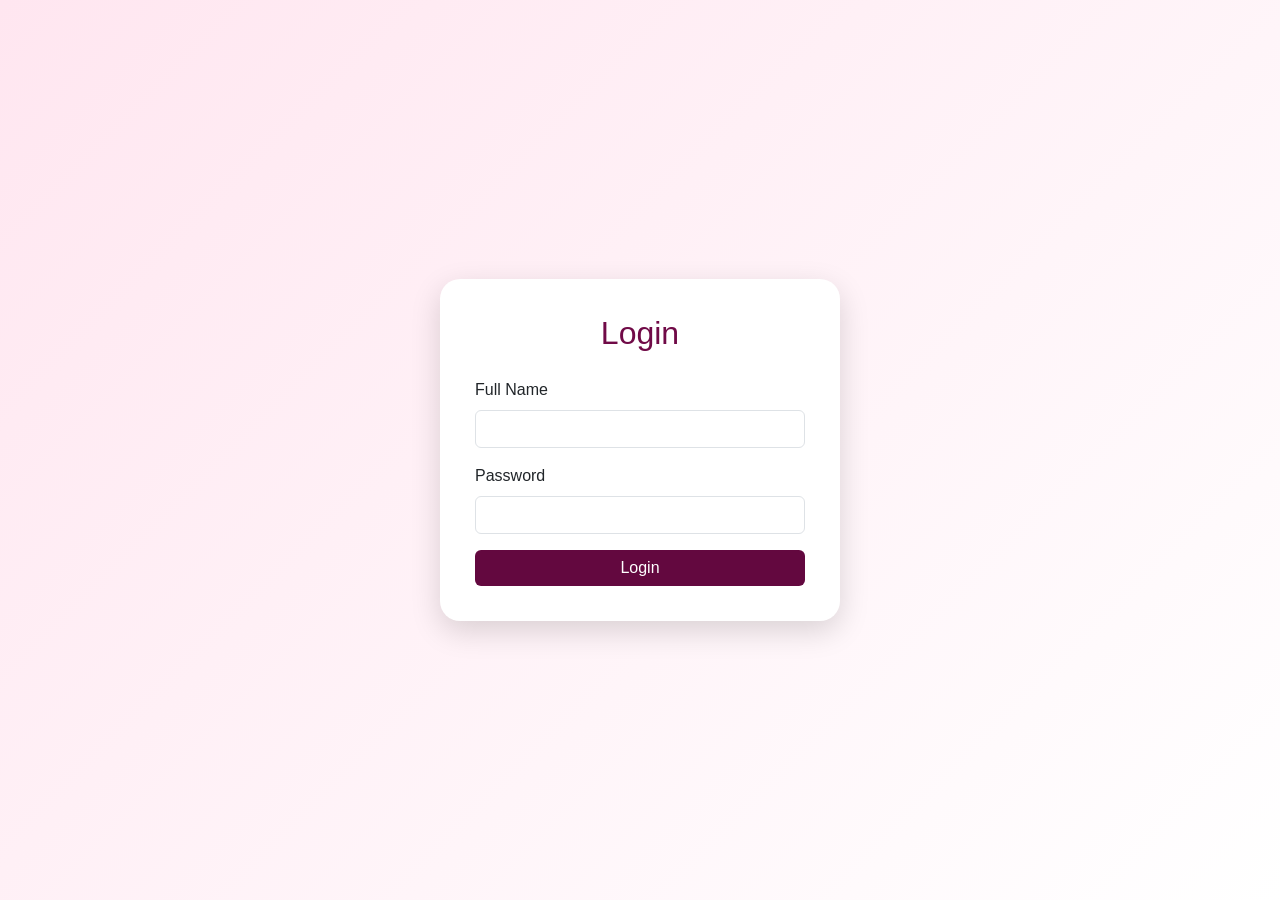
<file: login.html>
<!DOCTYPE html>
<html lang="en">
<head>
    <meta charset="UTF-8">
    <meta name="viewport" content="width=device-width, initial-scale=1.0">
    <title>Glossify | login</title>

    <link href="https://cdn.jsdelivr.net/npm/bootstrap@5.3.8/dist/css/bootstrap.min.css" rel="stylesheet">

    <style>
        *{
            margin:0;
            padding:0;
            box-sizing:border-box;
        }

        body{
            background:linear-gradient(135deg,#ffe6f0,#fff);
            min-height:100vh;
            display:flex;
            justify-content:center;
            align-items:center;
            font-family:Arial, sans-serif;
        }
        

        .signup-box{
            width:400px;
            background:#fff;
            padding:35px;
            border-radius:20px;
            box-shadow:0 10px 30px rgba(0,0,0,.15);
        }

        h2{
            text-align:center;
            color:rgb(112, 10, 71);
            margin-bottom:25px;
        }

        .btn-pink{
            background:rgb(99, 8, 63);
            color:#fff;
            border:none;
        }

        .btn-pink:hover{
            background:#70083c;
            color:#fff;
        }
        .mb-3{
            font-size: medium;
            font-weight: 500;
        }

        a{
            text-decoration:none;
        }
    </style>
</head>
<body>

<div class="signup-box">

    <h2>Login</h2>

    <form>

        <div class="mb-3">
            <label class="form-label">Full Name</label>
            <input type="text" class="form-control" required>
        </div>

        

        <div class="mb-3">
            <label class="form-label">Password</label>
            <input type="password" class="form-control" required>
        </div>

        <button class="btn btn-pink w-100">
            Login
        </button>

    </form>

    

</div>

</body>
</html>
</file>
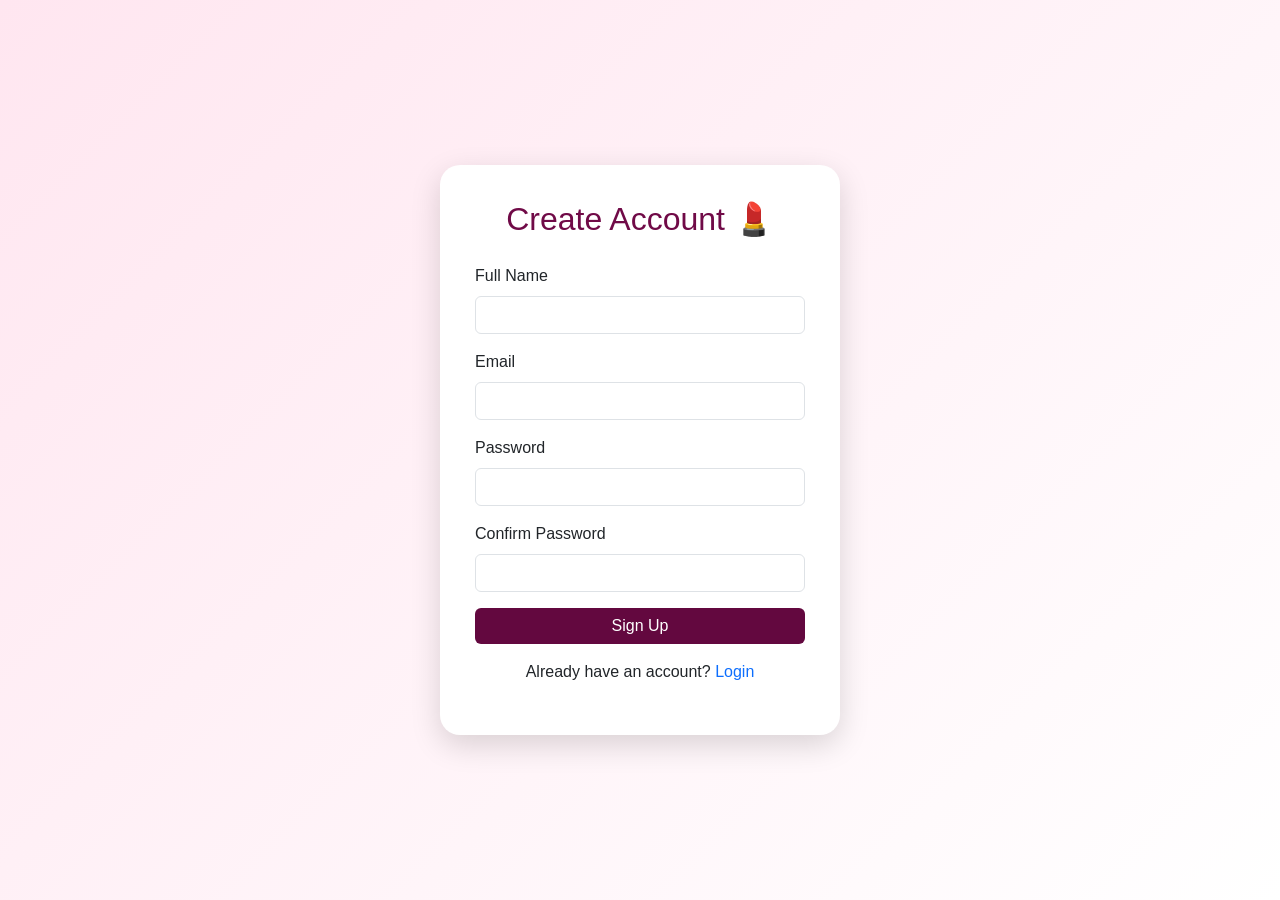
<file: signup.html>
<!DOCTYPE html>
<html lang="en">
<head>
    <meta charset="UTF-8">
    <meta name="viewport" content="width=device-width, initial-scale=1.0">
    <title>Glossify | Sign Up</title>

    <link href="https://cdn.jsdelivr.net/npm/bootstrap@5.3.8/dist/css/bootstrap.min.css" rel="stylesheet">

    <style>
        *{
            margin:0;
            padding:0;
            box-sizing:border-box;
        }

        body{
            background:linear-gradient(135deg,#ffe6f0,#fff);
            min-height:100vh;
            display:flex;
            justify-content:center;
            align-items:center;
            font-family:Arial, sans-serif;
        }
        

        .signup-box{
            width:400px;
            background:#fff;
            padding:35px;
            border-radius:20px;
            box-shadow:0 10px 30px rgba(0,0,0,.15);
        }

        h2{
            text-align:center;
            color:rgb(112, 10, 71);
            margin-bottom:25px;
        }

        .btn-pink{
            background:rgb(99, 8, 63);
            color:#fff;
            border:none;
        }

        .btn-pink:hover{
            background:#70083c;
            color:#fff;
        }
        .mb-3{
            font-size: medium;
            font-weight: 500;
        }

        a{
            text-decoration:none;
        }
    </style>
</head>
<body>

<div class="signup-box">

    <h2>Create Account 💄</h2>

    <form>

        <div class="mb-3">
            <label class="form-label">Full Name</label>
            <input type="text" class="form-control" required>
        </div>

        <div class="mb-3">
            <label class="form-label">Email</label>
            <input type="email" class="form-control" required>
        </div>

        <div class="mb-3">
            <label class="form-label">Password</label>
            <input type="password" class="form-control" required>
        </div>

        <div class="mb-3">
            <label class="form-label">Confirm Password</label>
            <input type="password" class="form-control" required>
        </div>

        <button class="btn btn-pink w-100">
            Sign Up
        </button>

    </form>

    <p class="text-center mt-3">
        Already have an account?
        <a href="login.html">Login</a>
    </p>

</div>

</body>
</html>
</file>
